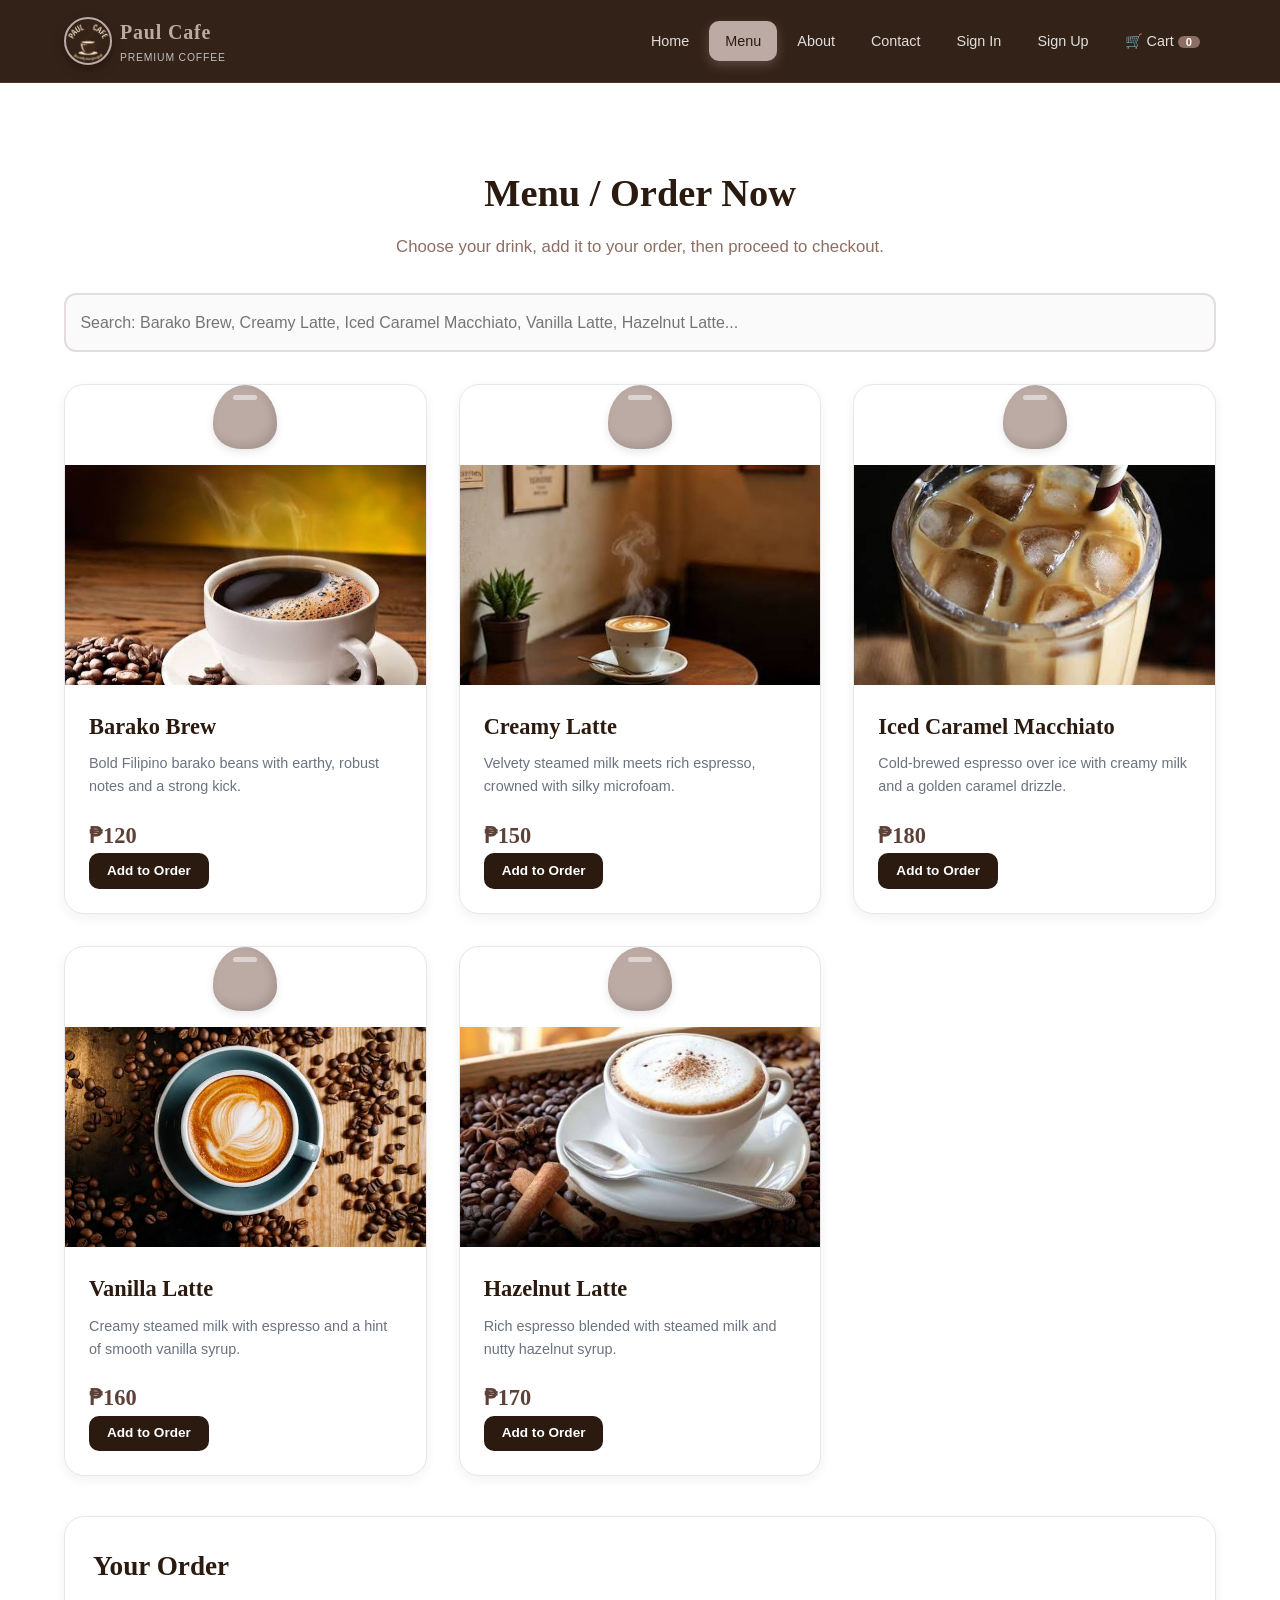
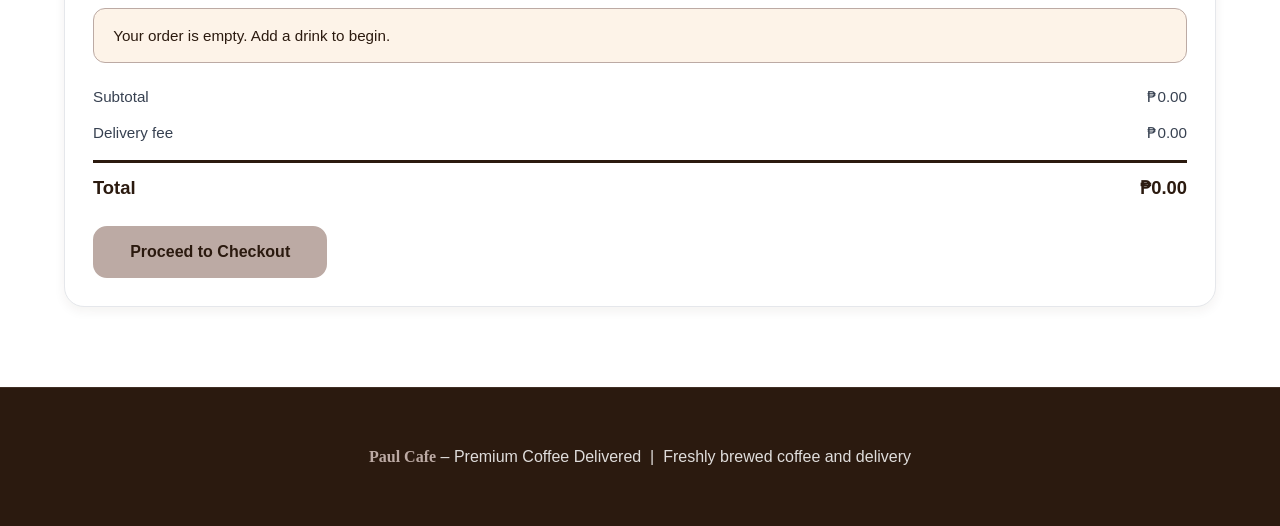
<file: menu.html>
<!DOCTYPE html>
<html lang="en">
<head>
<meta charset="UTF-8">
<meta name="viewport" content="width=device-width, initial-scale=1">
<link rel="icon" href="assets/images/design/favicon_coffee.png" type="image/png" sizes="32x32">
<link rel="icon" href="assets/images/design/favicon_coffee.png" type="image/png" sizes="16x16">
<link rel="apple-touch-icon" href="assets/images/design/favicon_coffee.png">
<title>Menu / Order Now | Paul Cafe — Premium Coffee Delivery</title>
<link rel="stylesheet" href="style.css">
</head>
<body>
<header>
 <div class="bar">
  <a class="brand" href="index.html"><img src="assets/images/design/logo.png" alt="Paul Cafe logo"><span><strong>Paul Cafe</strong><small>Premium Coffee</small></span></a>
  <button id="navToggle" aria-label="Toggle navigation menu" aria-expanded="false" aria-controls="mainNav">☰</button>
  <nav id="mainNav" aria-label="Main navigation"><ul><li><a href="index.html">Home</a></li><li><a href="menu.html" class="active" aria-current="page">Menu</a></li><li><a href="about.html">About</a></li><li><a href="contact.html">Contact</a></li><li><a href="signin.html">Sign In</a></li><li><a href="signup.html">Sign Up</a></li><li><a href="menu.html">🛒 Cart<span class="badge" id="cartBadge">0</span></a></li></ul></nav>
 </div>
</header>

<main>
<section class="alt"><div class="wrap">
 <div class="section-title" style="margin-bottom:2rem">
  <h2>Menu / Order Now</h2>
  <p>Choose your drink, add it to your order, then proceed to checkout.</p>
 </div>
 <div class="search"><label for="searchInput" class="hidden">Search the menu</label><input type="search" id="searchInput" placeholder="Search: Barako Brew, Creamy Latte, Iced Caramel Macchiato, Vanilla Latte, Hazelnut Latte..." aria-label="Search the menu"></div>
 <div class="layout"><div>
 <div class="grid" id="productGrid">
 <article class="card" data-id="barakobrew" data-name="Barako Brew" data-price="120">
  <div class="coffee-cup-decor"></div>
  <img src="assets/images/products/barako-brew1.jpg" alt="Barako Brew espresso" width="400" height="300">
  <div class="card-body"><h3>Barako Brew</h3><p>Bold Filipino barako beans with earthy, robust notes and a strong kick.</p><span class="price">₱120</span><button type="button" class="btn add-btn small">Add to Order</button></div>
 </article>
 <article class="card" data-id="creamilatte" data-name="Creamy Latte" data-price="150">
  <div class="coffee-cup-decor"></div>
  <img src="assets/images/products/creamy-latte.jpg" alt="Creamy Latte" width="400" height="300">
  <div class="card-body"><h3>Creamy Latte</h3><p>Velvety steamed milk meets rich espresso, crowned with silky microfoam.</p><span class="price">₱150</span><button type="button" class="btn add-btn small">Add to Order</button></div>
 </article>
 <article class="card" data-id="icedcaramel" data-name="Iced Caramel Macchiato" data-price="180">
  <div class="coffee-cup-decor"></div>
  <img src="assets/images/products/iced-caramel-macchiato.jpg" alt="Iced Caramel Macchiato" width="400" height="300">
  <div class="card-body"><h3>Iced Caramel Macchiato</h3><p>Cold-brewed espresso over ice with creamy milk and a golden caramel drizzle.</p><span class="price">₱180</span><button type="button" class="btn add-btn small">Add to Order</button></div>
 </article>
 <article class="card" data-id="vanillalatte" data-name="Vanilla Latte" data-price="160">
  <div class="coffee-cup-decor"></div>
  <img src="assets/images/products/creamy-latte2.jpg" alt="Vanilla Latte" width="400" height="300">
  <div class="card-body"><h3>Vanilla Latte</h3><p>Creamy steamed milk with espresso and a hint of smooth vanilla syrup.</p><span class="price">₱160</span><button type="button" class="btn add-btn small">Add to Order</button></div>
 </article>
 <article class="card" data-id="hazelnutlatte" data-name="Hazelnut Latte" data-price="170">
  <div class="coffee-cup-decor"></div>
  <img src="assets/images/products/creamy-latte3.jpg" alt="Hazelnut Latte" width="400" height="300">
  <div class="card-body"><h3>Hazelnut Latte</h3><p>Rich espresso blended with steamed milk and nutty hazelnut syrup.</p><span class="price">₱170</span><button type="button" class="btn add-btn small">Add to Order</button></div>
 </article>
 </div>
 <p id="noResults" class="msg info hidden">No drinks match your search. Try "Barako Brew", "Creamy Latte", or "Iced Caramel Macchiato".</p>
 </div>
 <aside class="cart" aria-label="Shopping cart"><h2>Your Order</h2>
  <p id="cartEmpty" class="msg info">Your order is empty. Add a drink to begin.</p>
  <div id="cartItems"></div>
  <div class="row"><span>Subtotal</span><span id="subtotal">₱0.00</span></div>
  <div class="row"><span>Delivery fee</span><span id="delivery">₱0.00</span></div>
  <div class="row total"><span>Total</span><span id="total">₱0.00</span></div>
  <p id="cartNote" class="error" role="status"></p>
  <button type="button" class="btn gold large" id="checkoutBtn">Proceed to Checkout</button>
 </aside></div>

 <div id="checkoutSection" class="hidden" style="margin-top:3rem"><h2 style="font-family:'Georgia','Times New Roman',serif;color:var(--coffee-dark);margin-bottom:1rem">Checkout: Delivery Details</h2>
  <div class="two"><form id="checkoutForm" novalidate>
   <label for="coName">Full Name</label><input id="coName" type="text" autocomplete="name" placeholder="Juan Dela Cruz"><p class="error" id="coNameErr"></p>
   <label for="coPhone">Phone Number</label><input id="coPhone" type="tel" placeholder="09171234567" autocomplete="tel"><p class="error" id="coPhoneErr"></p>
   <label for="coAddress">Complete Delivery Address</label><textarea id="coAddress" rows="3" placeholder="House no., street, barangay, city"></textarea><p class="error" id="coAddressErr"></p>
   <label for="coNotes">Order Notes / Special Instructions (optional)</label><textarea id="coNotes" rows="2"></textarea>
   <p><button type="submit" class="btn gold large">Confirm Order</button></p></form>
   <div class="order-review"><h3 style="font-family:'Georgia','Times New Roman',serif;color:var(--coffee-dark);margin-bottom:0.75rem">Review Your Order</h3><div id="orderSummary" class="cart" style="position:static;padding:1rem"></div></div></div></div>
  <div id="confirmation" class="msg ok hidden" role="status" tabindex="-1"></div>
 </div></section>
</main>

<footer><p><strong>Paul Cafe</strong> – Premium Coffee Delivered &nbsp;|&nbsp; Freshly brewed coffee and delivery</p></footer>
<script src="main.js"></script>
</body>
</html>
</file>
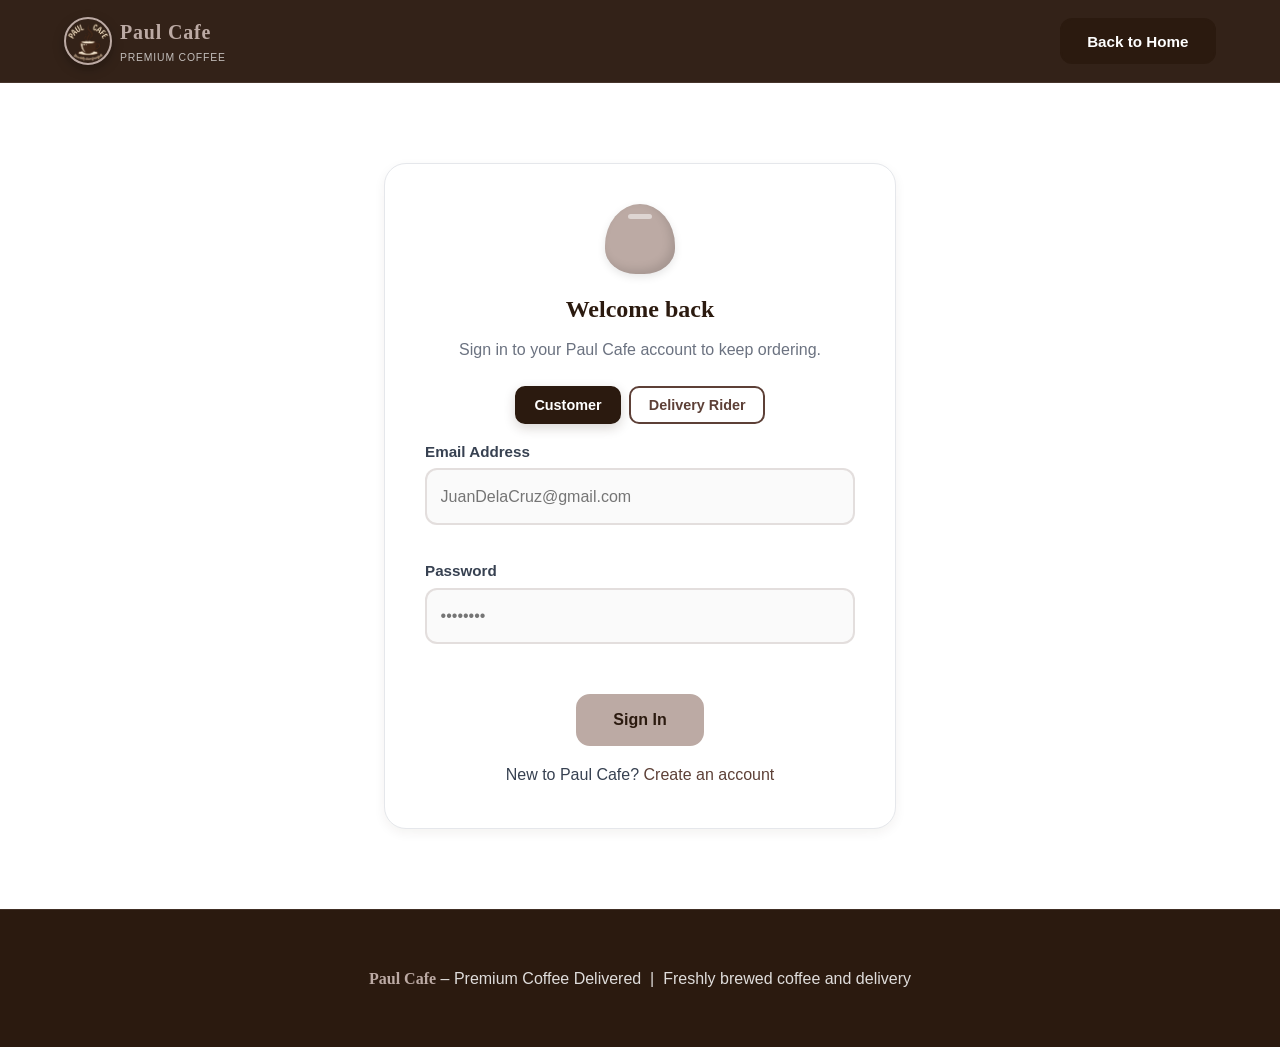
<file: signin.html>
<!DOCTYPE html>
<html lang="en">
<head>
<meta charset="UTF-8">
<meta name="viewport" content="width=device-width, initial-scale=1">
<link rel="icon" href="assets/images/design/favicon_coffee.png" type="image/png" sizes="32x32">
<link rel="icon" href="assets/images/design/favicon_coffee.png" type="image/png" sizes="16x16">
<link rel="apple-touch-icon" href="assets/images/design/favicon_coffee.png">
<title>Sign In | Paul Cafe — Premium Coffee Delivery</title>
<link rel="stylesheet" href="style.css">
</head>
<body>
<header>
 <div class="bar">
  <a class="brand" href="index.html"><img src="assets/images/design/logo.png" alt="Paul Cafe logo"><span><strong>Paul Cafe</strong><small>Premium Coffee</small></span></a>
  <a class="btn" href="index.html" style="margin-left:auto">Back to Home</a>
 </div>
</header>

<main>
<section class="alt"><div class="wrap" style="max-width:560px;margin:0 auto">
 <form id="signinForm" novalidate>
  <div class="coffee-cup-decor" style="width:70px;height:70px;margin-bottom:1rem"></div>
  <h2 style="font-family:'Georgia','Times New Roman',serif;color:var(--coffee-dark);text-align:center;margin-bottom:.5rem">Welcome back</h2>
  <p style="text-align:center;color:var(--muted);margin-bottom:1.5rem">Sign in to your Paul Cafe account to keep ordering.</p>
  <div class="role-toggle" style="display:flex;gap:.5rem;margin:1rem 0;justify-content:center">
   <button type="button" class="role-btn active" data-role="account">Customer</button>
   <button type="button" class="role-btn" data-role="rider">Delivery Rider</button>
  </div>
  <input type="hidden" id="role" name="role" value="account">
  <label for="siEmail">Email Address</label><input id="siEmail" type="email" autocomplete="email" placeholder="JuanDelaCruz@gmail.com"><p class="error" id="siEmailErr"></p>
  <label for="siPassword">Password</label><input id="siPassword" type="password" autocomplete="current-password" placeholder="••••••••"><p class="error" id="siPasswordErr"></p>
  <p class="error" id="siFormErr" style="margin-bottom:.8rem"></p>
  <p style="text-align:center"><button type="submit" class="btn gold large">Sign In</button></p>
  <p class="center" style="margin-top:1rem">New to Paul Cafe? <a href="signup.html">Create an account</a></p>
 </form>
 <div id="riderNote" class="hidden" style="padding:1rem;border:1px solid var(--latte-gold);border-radius:10px;background:#fdf7ea;color:var(--coffee-dark);margin-top:1rem">
  <strong>Rider sign-in:</strong> Use your rider account to accept delivery jobs and track assigned orders.
 </div>
</div></section>
</main>

<footer><p><strong>Paul Cafe</strong> – Premium Coffee Delivered &nbsp;|&nbsp; Freshly brewed coffee and delivery</p></footer>
<script src="main.js"></script>
</body>
</html>
</file>
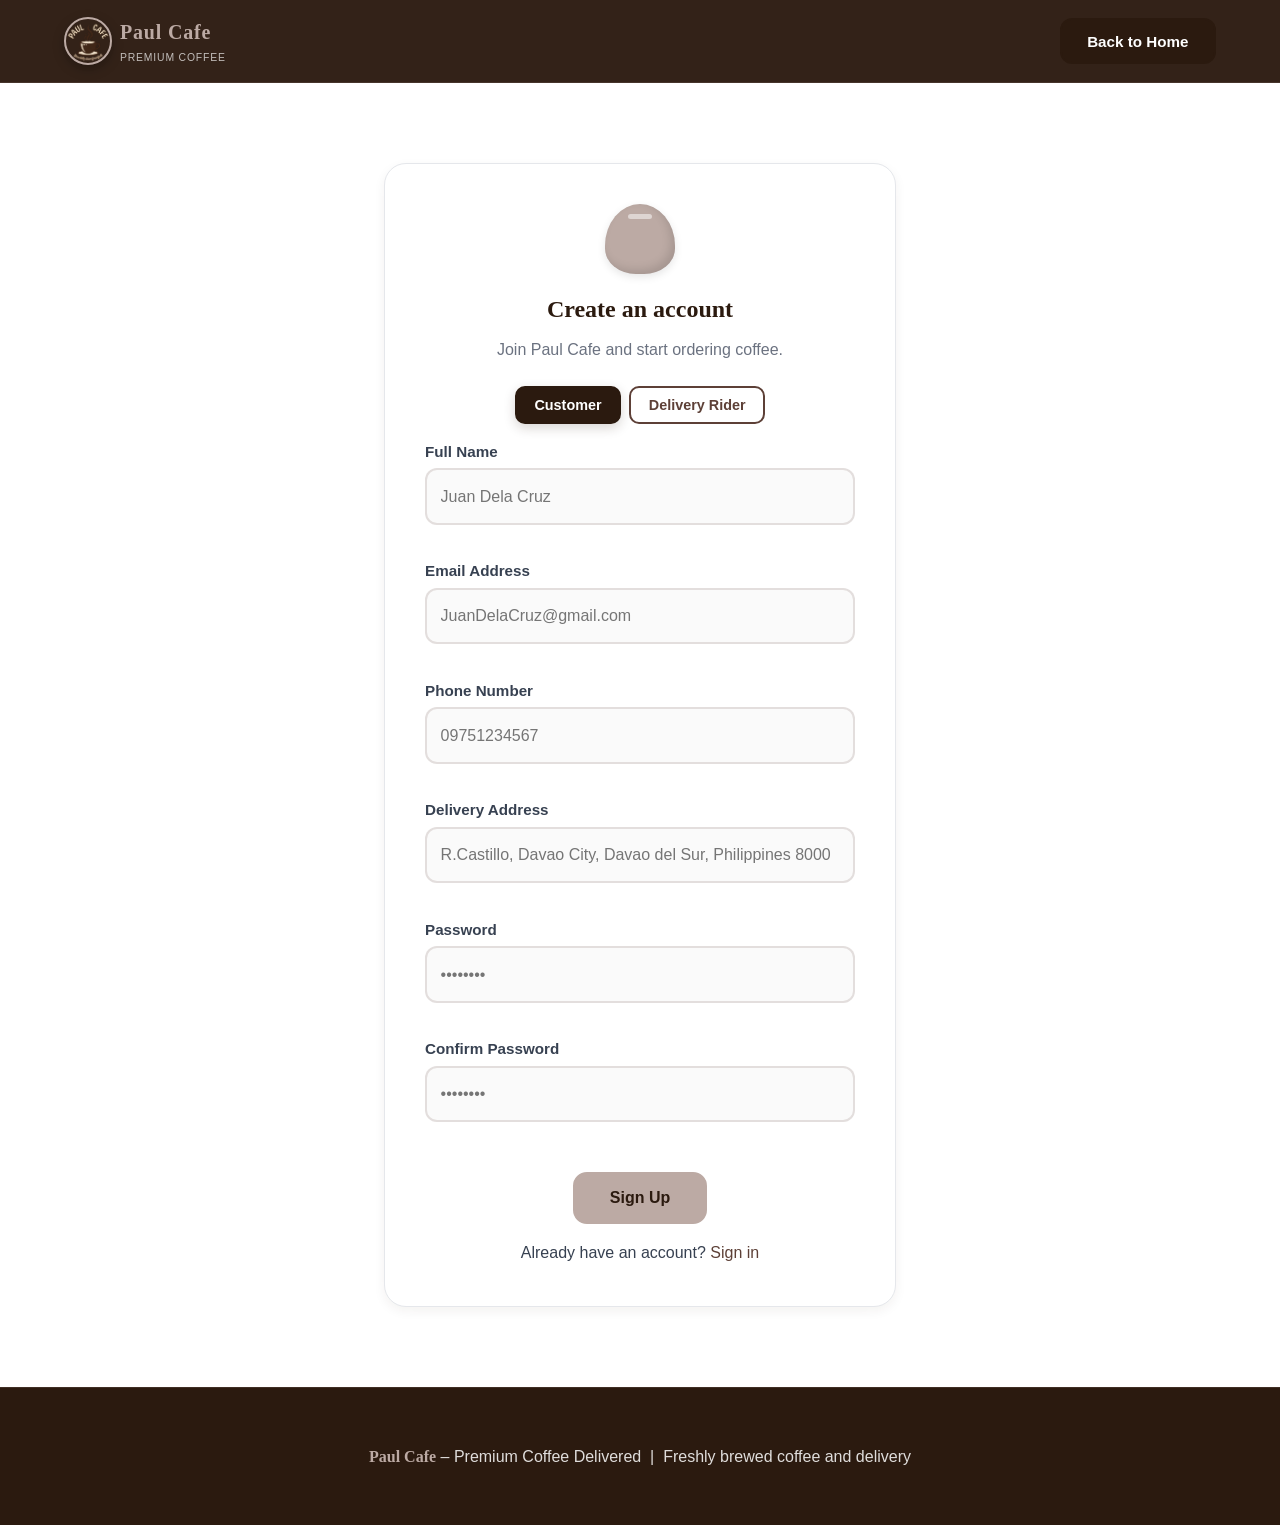
<file: signup.html>
<!DOCTYPE html>
<html lang="en">
<head>
<meta charset="UTF-8">
<meta name="viewport" content="width=device-width, initial-scale=1">
<link rel="icon" href="assets/images/design/favicon_coffee.png" type="image/png" sizes="32x32">
<link rel="icon" href="assets/images/design/favicon_coffee.png" type="image/png" sizes="16x16">
<link rel="apple-touch-icon" href="assets/images/design/favicon_coffee.png">
<title>Sign Up | Paul Cafe — Premium Coffee Delivery</title>
<link rel="stylesheet" href="style.css">
</head>
<body>
<header>
 <div class="bar">
  <a class="brand" href="index.html"><img src="assets/images/design/logo.png" alt="Paul Cafe logo"><span><strong>Paul Cafe</strong><small>Premium Coffee</small></span></a>
  <a class="btn" href="index.html" style="margin-left:auto">Back to Home</a>
 </div>
</header>

<main>
<section class="alt"><div class="wrap" style="max-width:560px;margin:0 auto">
 <form id="signupForm" novalidate>
  <div class="coffee-cup-decor" style="width:70px;height:70px;margin-bottom:1rem"></div>
  <h2 style="font-family:'Georgia','Times New Roman',serif;color:var(--coffee-dark);text-align:center;margin-bottom:.5rem">Create an account</h2>
  <p style="text-align:center;color:var(--muted);margin-bottom:1.5rem">Join Paul Cafe and start ordering coffee.</p>
  <div class="role-toggle" style="display:flex;gap:.5rem;margin:1rem 0;justify-content:center">
   <button type="button" class="role-btn active" data-role="account">Customer</button>
   <button type="button" class="role-btn" data-role="rider">Delivery Rider</button>
  </div>
  <input type="hidden" id="suRole" name="role" value="account">
  <label for="suName">Full Name</label><input id="suName" type="text" autocomplete="name" placeholder="Juan Dela Cruz"><p class="error" id="suNameErr"></p>
  <label for="suEmail">Email Address</label><input id="suEmail" type="email" autocomplete="email" placeholder="JuanDelaCruz@gmail.com"><p class="error" id="suEmailErr"></p>
  <label for="suPhone">Phone Number</label><input id="suPhone" type="tel" autocomplete="tel" placeholder="09751234567"><p class="error" id="suPhoneErr"></p>
  <label for="suAddress">Delivery Address</label><input id="suAddress" type="text" autocomplete="address" placeholder="R.Castillo, Davao City, Davao del Sur, Philippines 8000"><p class="error" id="suAddressErr"></p>
  <label for="suPassword">Password</label><input id="suPassword" type="password" autocomplete="new-password" placeholder="••••••••"><p class="error" id="suPasswordErr"></p>
  <label for="suConfirmPassword">Confirm Password</label><input id="suConfirmPassword" type="password" autocomplete="new-password" placeholder="••••••••"><p class="error" id="suConfirmPasswordErr"></p>
  <p class="error" id="suFormErr" style="margin-bottom:.8rem"></p>
  <p style="text-align:center"><button type="submit" class="btn gold large">Sign Up</button></p>
  <p class="center" style="margin-top:1rem">Already have an account? <a href="signin.html">Sign in</a></p>
 </form>
</div></section>
</main>

<footer><p><strong>Paul Cafe</strong> – Premium Coffee Delivered &nbsp;|&nbsp; Freshly brewed coffee and delivery</p></footer>
<script src="main.js"></script>
</body>
</html>
</file>
<file: style.css>
/* ============ PAUL CAFE — PROFESSIONAL COFFEE STORE ============ */
:root{
  --coffee-dark:#2b1a0f;
  --coffee:#5d4037;
  --coffee-milk:#8d6e63;
  --cream:#fafafa;
  --foam:#ffffff;
  --latte-gold:#bcaaa4;
  --espresso:#3e2723;
  --caramel:#d7ccc8;
  --mocha:#6d4c41;
  --ink:#374151;
  --muted:#6b7280;
  --line:#e5e7eb;
  --shadow-soft:0 4px 12px rgba(43,26,15,0.06);
  --shadow-deep:0 12px 32px rgba(43,26,15,0.12);
  --radius:16px;
  --transition:all 0.3s cubic-bezier(0.4,0,0.2,1);
}

*{box-sizing:border-box;margin:0;padding:0}

html{scroll-behavior:smooth;background:var(--cream)}

body{
  margin:0;
  font-family:'Inter','Segoe UI',Roboto,Helvetica,Arial,sans-serif;
  background:var(--cream);
  color:var(--ink);
  line-height:1.6;
  overflow-x:hidden
}

img{max-width:100%;height:auto;display:block}

a{color:var(--coffee);text-decoration:none;transition:var(--transition)}

.wrap{max-width:1200px;margin:0 auto;padding:0 1.5rem}

section{padding:5rem 0;background:var(--cream)}

.serif{font-family:'Georgia','Times New Roman',serif}

/* ---------- icons ---------- */
.icon{display:inline-block;width:18px;height:18px;vertical-align:-0.1em;fill:none;stroke:currentColor;stroke-width:2;stroke-linecap:round;stroke-linejoin:round}
.icon-lg{width:24px;height:24px}

/* ---------- coffee bean pattern background ---------- */
.coffee-bg{
  position:fixed;top:0;left:0;width:100%;height:100%;
  background-image:radial-gradient(var(--latte-gold) 1px,transparent 1px);
  background-size:26px 26px;background-position:0 0,13px 13px;
  opacity:.04;pointer-events:none;z-index:-1
}

/* ---------- steam accents ---------- */
.steam{
  position:absolute;top:-10px;left:50%;
  width:14px;height:14px;background:rgba(255,255,255,.6);
  border-radius:50%;filter:blur(2px);opacity:0;
  animation:steamRise 3s ease-in-out infinite
}
.steam:nth-child(2){left:46%;animation-delay:.4s;animation-duration:3.4s;width:12px;height:12px}
.steam:nth-child(3){left:54%;animation-delay:.8s;animation-duration:2.8s;width:16px;height:16px}
@keyframes steamRise{
  0%{transform:translateY(0) scale(1);opacity:0}
  40%{opacity:.7}
  100%{transform:translateY(-45px) scale(1.5);opacity:0}
}

/* ---------- header ---------- */
header{
  background:rgba(43,26,15,0.96);
  position:sticky;top:0;z-index:200;
  border-bottom:1px solid rgba(188,170,164,0.15);
  backdrop-filter:blur(12px)
}
.bar{
  display:flex;align-items:center;justify-content:space-between;
  padding:1rem 1.5rem;max-width:1200px;margin:0 auto
}
.brand{
  display:flex;align-items:center;gap:0.5rem;color:var(--foam)
}
.brand img{width:48px;height:48px;border-radius:50%;object-fit:cover;object-position:center;border:2px solid var(--latte-gold);box-shadow:0 4px 12px rgba(0,0,0,0.3)}
.brand strong{font-family:'Georgia','Times New Roman',serif;font-size:1.25rem;color:var(--latte-gold);letter-spacing:0.04em}
.brand small{font-size:0.65rem;color:rgba(255,255,255,0.7);letter-spacing:0.08em;text-transform:uppercase;display:block;margin-top:0.1rem}

nav ul{list-style:none;display:flex;gap:0.25rem}
nav a{
  display:block;padding:0.55rem 1rem;color:rgba(255,255,255,0.85);
  border-radius:10px;font-weight:500;font-size:0.9rem;transition:var(--transition)
}
nav a:hover,nav a.active{background:var(--latte-gold);color:var(--coffee-dark);box-shadow:0 4px 12px rgba(188,170,164,0.3)}

#navToggle{
  display:none;background:var(--latte-gold);color:var(--coffee-dark);border:0;
  font-size:1.3rem;padding:0.2rem 0.6rem;border-radius:10px;cursor:pointer;box-shadow:0 4px 10px rgba(188,170,164,0.35)
}
.badge{
  background:var(--coffee-milk);color:#fff;border-radius:999px;padding:0 0.5rem;
  font-size:0.7rem;margin-left:0.25rem;font-weight:700
}

/* ---------- buttons ---------- */
.btn{
  display:inline-flex;align-items:center;justify-content:center;gap:0.4rem;
  background:var(--coffee-dark);color:var(--foam);
  border:2px solid var(--coffee-dark);padding:0.85rem 1.6rem;border-radius:12px;
  font-weight:600;font-size:0.95rem;transition:var(--transition);cursor:pointer;line-height:1
}
.btn:hover{background:transparent;color:var(--coffee-dark);border-color:var(--coffee-dark);transform:translateY(-1px)}
.btn.gold{
  background:var(--latte-gold);border-color:var(--latte-gold);color:var(--coffee-dark)
}
.btn.gold:hover{background:#b39d95;color:var(--coffee-dark);transform:translateY(-1px)}
.btn.outline{
  background:transparent;border:2px solid var(--coffee);color:var(--coffee)
}
.btn.outline:hover{background:var(--coffee);color:var(--foam);transform:translateY(-1px)}
.btn.large{padding:1rem 2.2rem;font-size:1rem;border-radius:14px}
.btn.small{padding:0.55rem 1rem;font-size:0.85rem;border-radius:10px}

/* ---------- hero ---------- */
.hero{
  position:relative;
  background:
    linear-gradient(135deg,rgba(43,26,15,0.85),rgba(93,64,55,0.7)),
    url(assets/images/hero/coffeedesign.jpg) center/cover no-repeat;
  color:var(--foam);
  padding:7rem 0 6rem;
  min-height:85vh;
  display:flex;align-items:center;
  border-bottom:6px solid var(--latte-gold);
  overflow:hidden
}
.hero::before{
  content:'';position:absolute;top:-12%;left:-12%;width:124%;height:124%;
  background:radial-gradient(circle at 30% 30%,rgba(188,170,164,0.12),transparent 40%);
  z-index:0
}
.hero .wrap{position:relative;z-index:2}
.hero .steam{top:-18px}
.hero .tag{
  font-size:0.9rem;letter-spacing:0.25em;text-transform:uppercase;
  color:var(--latte-gold);font-weight:800;margin-bottom:1rem;display:block
}
.hero h1{
  font-family:'Georgia','Times New Roman',serif;font-size:3.2rem;line-height:1.15;
  color:var(--foam);margin-bottom:1.2rem;text-shadow:0 3px 12px rgba(0,0,0,0.5);max-width:700px
}
.hero p{font-size:1.1rem;color:rgba(255,255,255,0.9);margin-bottom:2rem;max-width:560px;line-height:1.8}
.hero .cta{display:flex;gap:0.75rem;flex-wrap:wrap}
.hero img{max-width:420px;border:4px solid var(--latte-gold);border-radius:20px;object-fit:cover;margin-top:2rem;box-shadow:var(--shadow-deep)}

/* ---------- section titles ---------- */
.section-title{text-align:center;margin-bottom:4rem}
.section-title h2{
  font-family:'Georgia','Times New Roman',serif;font-size:2.4rem;color:var(--coffee-dark);
  margin-bottom:0.6rem
}
.section-title p{color:var(--coffee-milk);font-size:1.05rem}

/* ---------- featured drinks grid ---------- */
.grid{display:grid;grid-template-columns:repeat(auto-fit,minmax(280px,1fr));gap:2rem}

.card{
  background:var(--foam);border-radius:20px;overflow:hidden;
  box-shadow:var(--shadow-soft);border:1px solid var(--line);
  transition:var(--transition);display:flex;flex-direction:column;position:relative
}
.card:hover{
  transform:translateY(-6px);box-shadow:var(--shadow-deep);border-color:var(--latte-gold)
}
.card::before{
  content:'';position:absolute;top:0;left:0;right:0;height:5px;
  background:linear-gradient(90deg,var(--latte-gold),var(--coffee-milk));opacity:0;
  transition:var(--transition)
}
.card:hover::before{opacity:1}
.card img{width:100%;height:220px;object-fit:cover;object-position:center;transition:var(--transition)}
.card:hover img{transform:scale(1.05);filter:brightness(1.08)}
.card-body{
  padding:1.5rem;display:flex;flex-direction:column;flex:1
}
.card-body h3{
  font-family:'Georgia','Times New Roman',serif;font-size:1.4rem;color:var(--coffee-dark);
  margin-bottom:0.5rem
}
.card-body p{color:var(--muted);font-size:0.9rem;margin-bottom:1.2rem;flex:1;line-height:1.6}
.card-body .price{
  font-size:1.4rem;font-weight:700;color:var(--coffee);
  font-family:'Georgia','Times New Roman',serif
}
.card-body .add-btn{align-self:flex-start;width:fit-content}

/* product card live hover effects */
.card:hover .coffee-cup-decor{transform:scale(1.12);box-shadow:inset -4px -4px 10px rgba(0,0,0,0.15),0 6px 14px rgba(0,0,0,0.14)}
.card-body .add-btn{position:relative;overflow:hidden;z-index:1}
.card-body .add-btn::after{content:'';position:absolute;inset:0;background:radial-gradient(circle,rgba(188,170,164,0.45),transparent 70%);opacity:0;transition:var(--transition);z-index:-1}
.card-body .add-btn:hover::after{opacity:1}
.card-body .add-btn:hover{transform:translateY(-2px);box-shadow:0 6px 14px rgba(43,26,15,0.18)}
.card-body .add-btn:active{transform:scale(0.97)}

/* ---------- coffee cup decorative ---------- */
.coffee-cup-decor{
  position:relative;width:64px;height:64px;margin:0 auto 1rem;
  background:var(--latte-gold);border-radius:52% 52% 46% 46%/62% 62% 38% 38%;
  box-shadow:inset -4px -4px 10px rgba(0,0,0,0.12),0 3px 8px rgba(0,0,0,0.1)
}
.coffee-cup-decor::after{
  content:'';position:absolute;top:10px;left:50%;transform:translateX(-50%);
  width:24px;height:5px;background:rgba(255,255,255,0.5);border-radius:3px
}

/* ---------- why us / features ---------- */
.feature-list{display:grid;grid-template-columns:repeat(auto-fit,minmax(260px,1fr));gap:1.5rem}
.feature-box{
  background:var(--foam);padding:2rem;border-radius:18px;
  border:1px solid var(--line);text-align:center;
  transition:var(--transition);position:relative;overflow:hidden
}
.feature-box::before{
  content:'';position:absolute;top:0;left:0;right:0;height:4px;
  background:linear-gradient(90deg,var(--coffee-dark),var(--latte-gold));opacity:0;transition:var(--transition)
}
.feature-box:hover::before{opacity:1}
.feature-box:hover{border-color:var(--latte-gold);transform:translateY(-4px);box-shadow:var(--shadow-deep)}
.feature-box h3{
  font-family:'Georgia','Times New Roman',serif;font-size:1.5rem;color:var(--coffee-dark);
  margin-bottom:0.7rem
}
.feature-box p{color:var(--muted);font-size:0.9rem;line-height:1.7}

/* ---------- alt / white sections ---------- */
.alt{background:var(--foam)}

/* ---------- forms ---------- */
form{
  background:var(--foam);padding:2.5rem;border-radius:22px;
  box-shadow:var(--shadow-soft);border:1px solid var(--line);max-width:620px;margin:0 auto
}
.label-group{margin-bottom:0}
label{display:block;font-weight:600;margin:1rem 0 0.25rem;color:var(--ink);font-size:0.95rem}
input,textarea{
  width:100%;padding:0.85rem;border:2px solid rgba(93,64,55,0.15);border-radius:12px;
  font:inherit;color:var(--ink);background:var(--cream);transition:var(--transition)
}
input:focus,textarea:focus{border-color:var(--latte-gold);outline:none;background:var(--foam);box-shadow:0 0 0 4px rgba(188,170,164,0.15)}
.error{color:#b91c1c;font-size:0.82rem;min-height:1.1em;margin:0.25rem 0 0}
input.bad,textarea.bad{border-color:#b91c1c}
.hidden{display:none}

/* ---------- footer ---------- */
footer{
  background:var(--coffee-dark);color:rgba(255,255,255,0.85);
  text-align:center;padding:3.5rem 1.5rem;border-top:1px solid rgba(188,170,164,0.15)
}
footer strong{color:var(--latte-gold);font-family:'Georgia','Times New Roman',serif}

/* ---------- responsive ---------- */
@media(max-width:768px){
  #navToggle{display:block}
  nav{display:none;width:100%;position:absolute;top:100%;left:0;background:var(--coffee-dark)}
  nav.open{display:block}
  nav ul{flex-direction:column;padding:1.5rem 0}
  nav a{padding:1rem 2rem;border-radius:0;border-bottom:1px solid rgba(255,255,255,0.08)}
  .hero h1{font-size:2.2rem}
  .hero{padding:5rem 0 4rem}
  form{padding:1.5rem}
  .brand img{width:40px;height:40px}
}

/* cart (menu page) */
.cart{
  background:var(--foam);border-radius:20px;padding:1.75rem;
  box-shadow:var(--shadow-soft);border:1px solid var(--line)
}
.cart h2{font-family:'Georgia','Times New Roman',serif;font-size:1.7rem;color:var(--coffee-dark);margin-bottom:1.25rem}
.cart-item{
  display:flex;justify-content:space-between;gap:0.75rem;padding:1rem 0;
  border-bottom:1px solid var(--line);flex-wrap:wrap;align-items:center
}
.cart-item:last-child{border-bottom:none}
.qty{display:flex;align-items:center;gap:0.4rem}
.qty button{width:34px;height:34px;border:2px solid var(--coffee-dark);background:var(--foam);border-radius:10px;font-size:1rem;font-weight:700;cursor:pointer;color:var(--coffee-dark)}
.link-btn{background:none;border:0;color:var(--coffee);text-decoration:underline;cursor:pointer;font-size:0.85rem}
.row{display:flex;justify-content:space-between;padding:0.35rem 0;font-size:0.95rem}
.row.total{font-weight:700;font-size:1.15rem;border-top:3px solid var(--coffee-dark);margin-top:0.6rem;padding-top:0.6rem;color:var(--coffee-dark)}
.msg{padding:0.9rem 1.2rem;border-radius:12px;margin:1rem 0;font-size:0.95rem}
.msg.info{background:#fdf3e8;border:1px solid var(--latte-gold);color:var(--coffee-dark)}
.msg.ok{background:#eef6ea;border:1px solid #86b47a;color:#3e6b3f}
.two{display:grid;grid-template-columns:1fr 1fr;gap:2.5rem}
.layout{display:flex;flex-direction:column;gap:2.5rem}
.search{display:flex;gap:0.75rem;margin-bottom:2rem}
.search input{flex:1;padding:0.9rem;border:2px solid rgba(93,64,55,0.15);border-radius:12px;background:var(--cream);font:inherit}
.center{text-align:center}

/* role toggle buttons (Customer / Delivery Rider) */
.role-toggle{display:flex;gap:0.5rem;justify-content:center;flex-wrap:wrap}
.role-btn{
  display:inline-flex;align-items:center;justify-content:center;
  border:2px solid var(--coffee);background:transparent;color:var(--coffee);
  border-radius:10px;padding:0.55rem 1.1rem;font-weight:600;font-size:0.9rem;
  cursor:pointer;transition:var(--transition);white-space:nowrap
}
.role-btn:hover{background:var(--coffee);color:var(--foam);transform:translateY(-1px)}
.role-btn.active{background:var(--coffee-dark);color:var(--foam);border-color:var(--coffee-dark);box-shadow:0 4px 12px rgba(43,26,15,0.18)}

/* responsive */
@media(max-width:560px){
  .role-toggle{gap:0.4rem}
  .role-btn{font-size:0.8rem;padding:0.45rem 0.8rem}
}

/* summary review box */
.order-review{border:1px solid var(--line);border-radius:16px;padding:1.5rem;background:var(--foam)}
</file>
